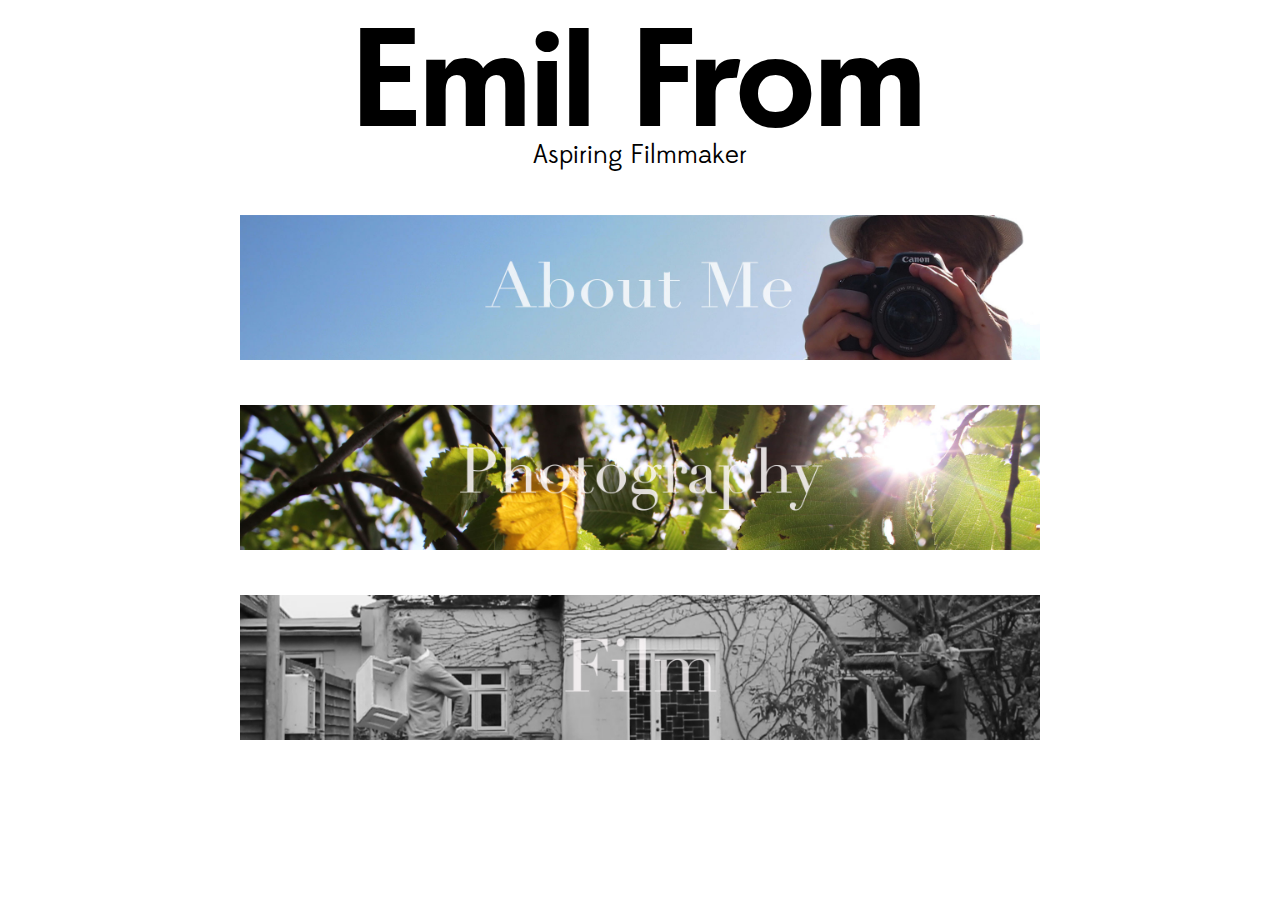
<file: index.html>
<!DOCTYPE html>
<html lang=da>
    <head>
        <link type="text/css" rel="stylesheet" href="stylesheet.css"/>
        <meta charset="utf-8"/>
        <meta name="viewport" content="width=device-width, initial-scale=1">
        <meta name="description" content="The portfolio of Emil From. Aspiring Cinematographer, Editor, and Photographed. Based in Denmark.">
        <title>The Portfolio of Emil From</title>
    </head>
    <body>
        <div id="container">
            <div id="Header">
                <div id="EmilFromHeader">
                    <a href="index">
                        <h1>Emil From</h1>
                    </a>
                </div>
                <div id="EditorHeader">
                    <h2>Aspiring Filmmaker</h2>
                </div>
            </div>
            <div id="content">
                <div id="banners">
                    <div id="IndexAboutBanner">
                        <a href="about">
                            <img alt="About Emil From" title="About Emil From" src="images/index/AboutBanner.jpg"/>
                        </a>
                    </div>
                    <div id="IndexPhotographyBanner">
                        <a href="photography">
                            <img alt="Film by Emil From" title="Film by Emil From" src="images/index/PhotographyBanner.jpg"/>
                        </a>
                    </div>
                    <div id="IndexFilmBanner">
                        <a href="film">
                            <img id="FilmBannerImage" alt="Film by Emil From" title="Film by Emil From" src="images/index/FilmBannerFrame.jpg"/>
                            <video autoplay="autoplay" loop="loop" preload="auto" poster="/images/index/FilmBannerPoster.jpg" style="display: none;" id="FilmBannerVideo">
                                <source src="video/index/FilmBanner.mp4" type="video/mp4" />
                                <source src="video/index/FilmBanner.webm" type="video/webm"/>
                                <source src="video/index/FilmBanner.ogv" type="video/ogg"/> 
                                    Your browser doesn't support HTML5 video
                            </video>
                        </a>
                    </div>
                </div>
            </div>
        </div>
        <script type="text/javascript">
            document.addEventListener("DOMContentLoaded", function() {
                var v = document.getElementById("FilmBannerVideo");
                v.addEventListener("playing", function() {
                    v.style.display = "block";
                    document.getElementById("FilmBannerImage").style.display = "none";
                }, true);
            });
        </script>
        <script>
          (function(i,s,o,g,r,a,m){i['GoogleAnalyticsObject']=r;i[r]=i[r]||function(){
          (i[r].q=i[r].q||[]).push(arguments)},i[r].l=1*new Date();a=s.createElement(o),
          m=s.getElementsByTagName(o)[0];a.async=1;a.src=g;m.parentNode.insertBefore(a,m)
          })(window,document,'script','https://www.google-analytics.com/analytics.js','ga');

          ga('create', 'UA-30407673-1', 'auto');
          ga('send', 'pageview');

        </script>
    </body>
</html>
</file>
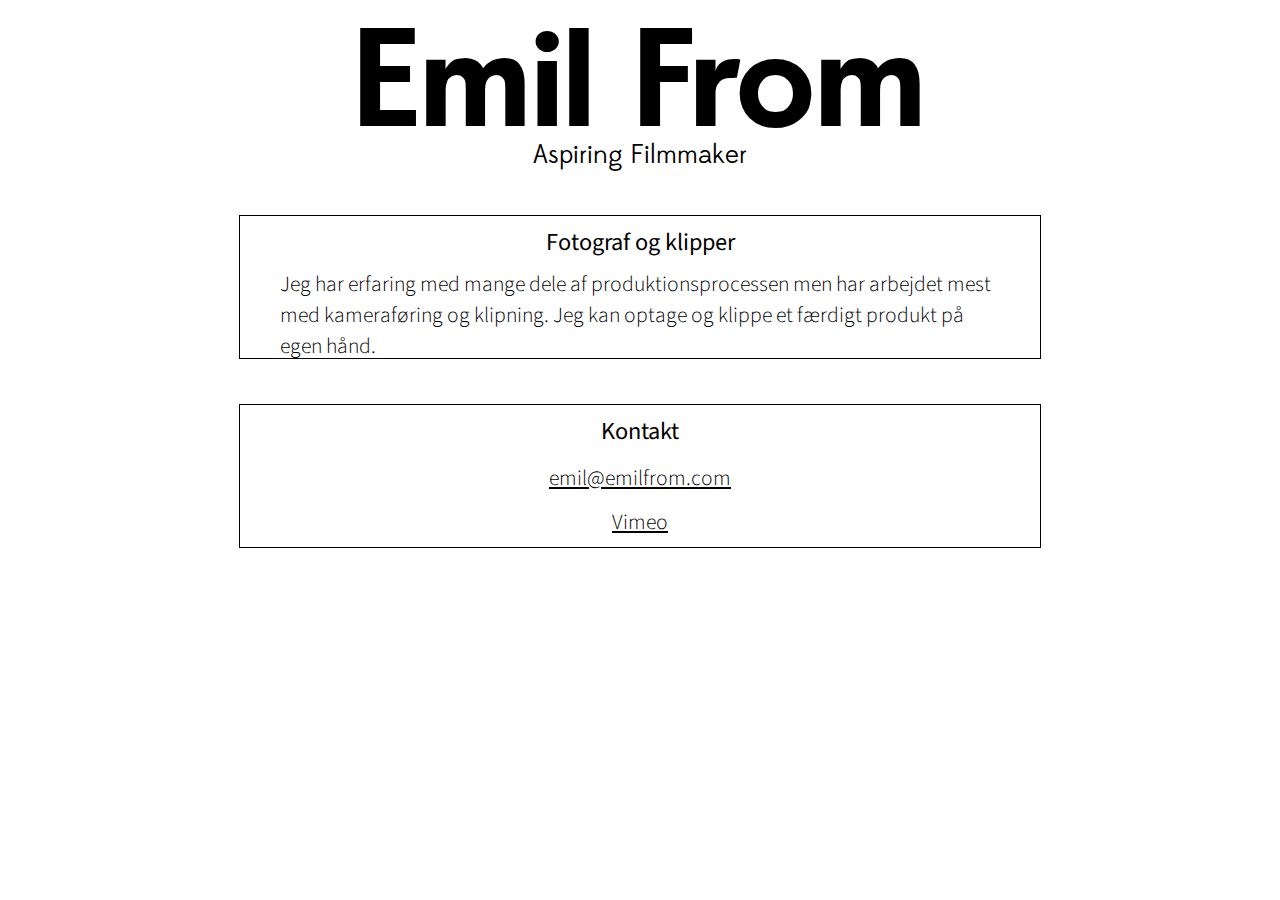
<file: about.html>
<!DOCTYPE html>
<html lang=da>
    <head>
        <link type="text/css" rel="stylesheet" href="stylesheet.css"/>
        <meta charset="utf-8"/>
        <meta name="viewport" content="width=device-width, initial-scale=1">
        <meta name="description" content="About Emil From. emil@emilfrom.com vimeo.com/emilfrom">
        <title>About Emil From</title>
        <link href="https://fonts.googleapis.com/css?family=Source+Sans+Pro:300,400" rel="stylesheet">
    </head>
    <body>
        <div id="container">
            <div id="Header">
                <div id="EmilFromHeader">
                    <a href="index">
                        <h1>Emil From</h1>
                    </a>
                </div>
                <div id="EditorHeader">
                    <h2>Aspiring Filmmaker</h2>
                </div> 
            </div>
            <div id="content">
                <div class="AboutTextBanner">
                    <div class="AboutTextBannerText1">
                        <h2>Fotograf og klipper</h2>
                    </div>
                    <div class="AboutTextBannerText2">
                        Jeg har erfaring med mange dele af produktionsprocessen men har arbejdet mest med kameraføring og klipning. Jeg kan optage og klippe et færdigt produkt på egen hånd.
                    </div>
                </div>
                <!--<div class="AboutTextBanner">
                    <div class="AboutTextBannerText1">
                        Søger job som runner indenfor film og tv
                    </div>
                    <div class="AboutTextBannerText2">
                        Jeg søger job som runner indenfor film og tv
                        Jeg afsluttede Københavns Tekniske Skoles FTP-grundforløb i juli 2016.
                        <a id ="AboutPDFLink" href="https://www.dropbox.com/s/2pg6vj1on79zi88/CV%20-%20Emil%20Halkjaer%20From.pdf?dl=1">
                        Download CV
                        </a>
                    </div>
                </div>-->
                <div class="AboutTextBanner">
                    <div class="AboutTextBannerText1">
                        <h2>Kontakt</h2>
                    </div>
                    <div class="AboutTextBannerText2">
                        <a href="mailto:emil@emilfrom.com">emil@emilfrom.com</a>
                        <a href="http://vimeo.com/emilfrom">Vimeo</a>
                    </div>
                </div>
            </div>
        </div>
        <script>
          (function(i,s,o,g,r,a,m){i['GoogleAnalyticsObject']=r;i[r]=i[r]||function(){
          (i[r].q=i[r].q||[]).push(arguments)},i[r].l=1*new Date();a=s.createElement(o),
          m=s.getElementsByTagName(o)[0];a.async=1;a.src=g;m.parentNode.insertBefore(a,m)
          })(window,document,'script','https://www.google-analytics.com/analytics.js','ga');

          ga('create', 'UA-30407673-1', 'auto');
          ga('send', 'pageview');

        </script>
    </body>
</html>
</file>
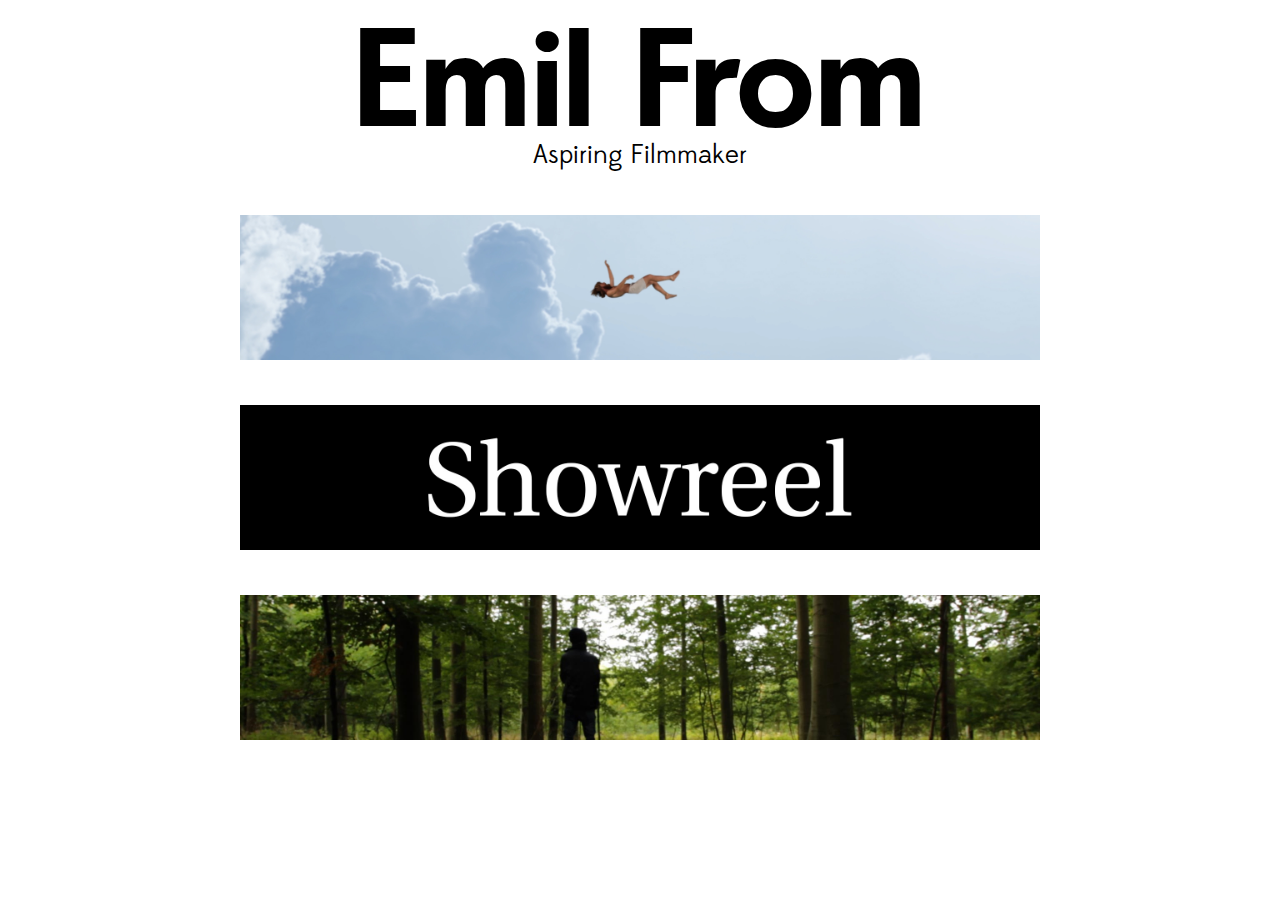
<file: film.html>
<!DOCTYPE html>
<html lang=da>
    <head>
        <link type="text/css" rel="stylesheet" href="stylesheet.css"/>
        <meta charset="utf-8"/>
        <meta name="viewport" content="width=device-width">
        <meta name="description" content="Films by Emil From. Aspiring filmmaker: Cinematographer and Editor.">
        <title>Films by Emil From</title>
    </head>
    <body>
        <div id="container">
            <div id="Header">
                <div id="EmilFromHeader">
                    <a href="index">
                        <h1>Emil From</h1>
                    </a>
                </div>
                <div id="EditorHeader">
                    <h2>Aspiring Filmmaker</h2>
                </div>
            </div>
            <div id="content">
                <div class="FilmBannerFilm">
                    <a href="https://vimeo.com/emilfrom/bange">
                        <img alt="Vi Skal Ikke Være Bange Banner" title="Vi Skal Ikke Være Bange Banner" src="images/film/bange.jpg"/>
                    </a>
                </div>
                <div class="FilmBannerFilm">
                    <a href="https://vimeo.com/emilfrom/showreel">
                        <img alt="Showreel Banner" title="Showreel Banner" src="images/film/showreel.jpg"/>
                    </a>
                </div>
                <div class="FilmBannerFilm">
                    <a href="https://vimeo.com/emilfrom/efteraar">
                        <img alt="Efterår Banner" title="Efterår Banner" src="images/film/efteraar2.jpg"/>
                    </a>
                </div>
            </div>
        </div>
        <script>
          (function(i,s,o,g,r,a,m){i['GoogleAnalyticsObject']=r;i[r]=i[r]||function(){
          (i[r].q=i[r].q||[]).push(arguments)},i[r].l=1*new Date();a=s.createElement(o),
          m=s.getElementsByTagName(o)[0];a.async=1;a.src=g;m.parentNode.insertBefore(a,m)
          })(window,document,'script','https://www.google-analytics.com/analytics.js','ga');

          ga('create', 'UA-30407673-1', 'auto');
          ga('send', 'pageview');

        </script>
    </body>
</html>
</file>
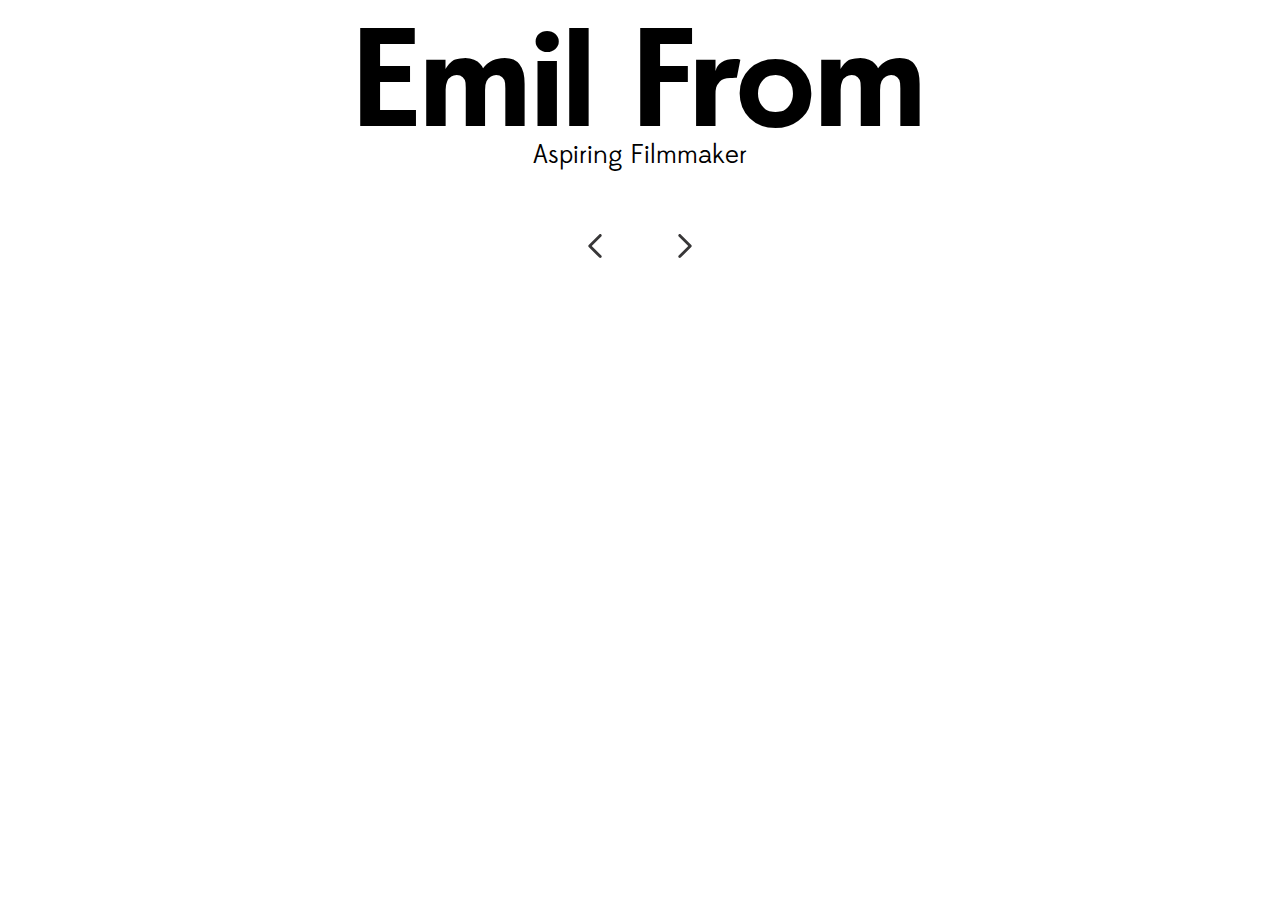
<file: photography.html>
<!DOCTYPE html>
<html lang=da>
    <head>
        <link type="text/css" rel="stylesheet" href="stylesheet.css"/>
        <link type="text/css" rel="stylesheet" href="flexslider/flexslider.css" />
        <script   src="https://code.jquery.com/jquery-2.2.2.min.js"   integrity="sha256-36cp2Co+/62rEAAYHLmRCPIych47CvdM+uTBJwSzWjI="   crossorigin="anonymous"></script>
	    <script src="flexslider/jquery.flexslider-min.js"></script>
        <meta charset="utf-8"/>
        <meta name="description" content="Photography by Emil From. Street photography, Portraits, Architecture. ">
        <meta name="viewport" content="width=device-width, initial-scale=1">
        <title>Photography by Emil From</title>
    </head>
    <body>
        <div id="container">
            <div id="Header">
                <div id="EmilFromHeader">
                    <a href="index">
                        <h1>Emil From</h1>
                    </a>
                </div>
                <div id="EditorHeader">
                    <h2>Aspiring Filmmaker</h2>
                </div>
            </div>
            <div id="photography">
                <div id="PhotographySlider" class="flexslider">
                    <ul id="lightSlider" class="slides"></ul>
                </div>
            </div>
            <div id="Arrows">
                    <div id="LeftArrow" class="Arrow">
                        <img src="images/photography/arrows/left.svg"/>
                    </div>
                    <div id="RightArrow" class="Arrow">
                        <img src="images/photography/arrows/right.svg"/>
                    </div>
                </div>
            </div>
        <script type="text/javascript">
            function makeListTag(i) {
                var j = ("0"+i).slice(-2);
                return "<li class='PhotographyList'><img src='images/photography/slides/slide" + j + ".jpg' class='PhotographySliderImages'/></li>";
            }
            
            $(document).ready(function() {     
                var numberOfSlides = 25;
                
                var tags = "";
                for (var i = 1; i <= numberOfSlides; i++) {
                    tags += makeListTag(i);
                }
                
                $("#lightSlider").append(tags);
                
                var slider = $(".flexslider");
                slider.flexslider({
                    animation: "slide",
                    animationLoop: true,
                    touch: true,
                    keyboard: true,
                    controlNav: false,
                    directionNav: false,
                    slideshow: false,
                    start: function(){
                        $('.PhotographySliderImages').show(); 
                    },
                });
                
                var slideNumber = 0;
                
                $("#LeftArrow").click(function() {
                    slider.flexslider("prev");
                });
                
                $("#RightArrow").click(function() {
                    slider.flexslider("next");
                });
            });
        </script>
        <script>
          (function(i,s,o,g,r,a,m){i['GoogleAnalyticsObject']=r;i[r]=i[r]||function(){
          (i[r].q=i[r].q||[]).push(arguments)},i[r].l=1*new Date();a=s.createElement(o),
          m=s.getElementsByTagName(o)[0];a.async=1;a.src=g;m.parentNode.insertBefore(a,m)
          })(window,document,'script','https://www.google-analytics.com/analytics.js','ga');

          ga('create', 'UA-30407673-1', 'auto');
          ga('send', 'pageview');

        </script>
    </body>
</html>
</file>
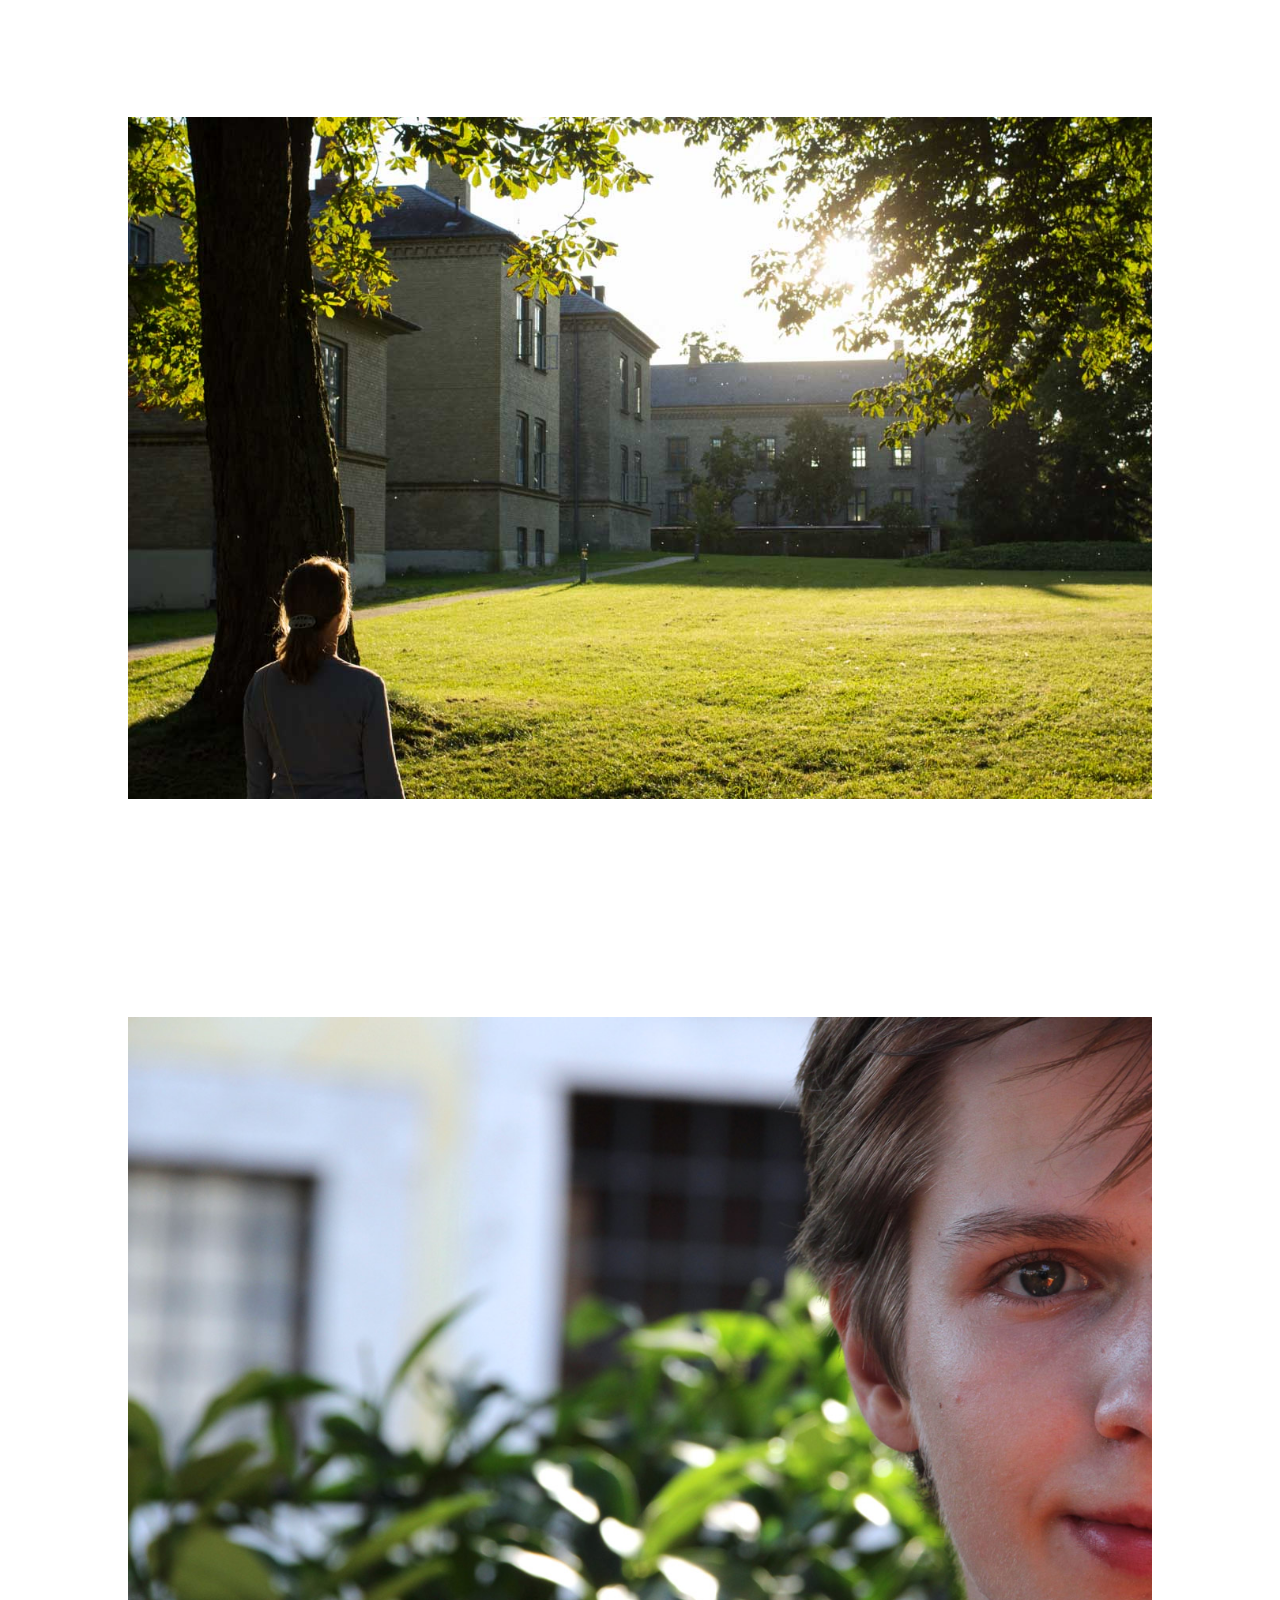
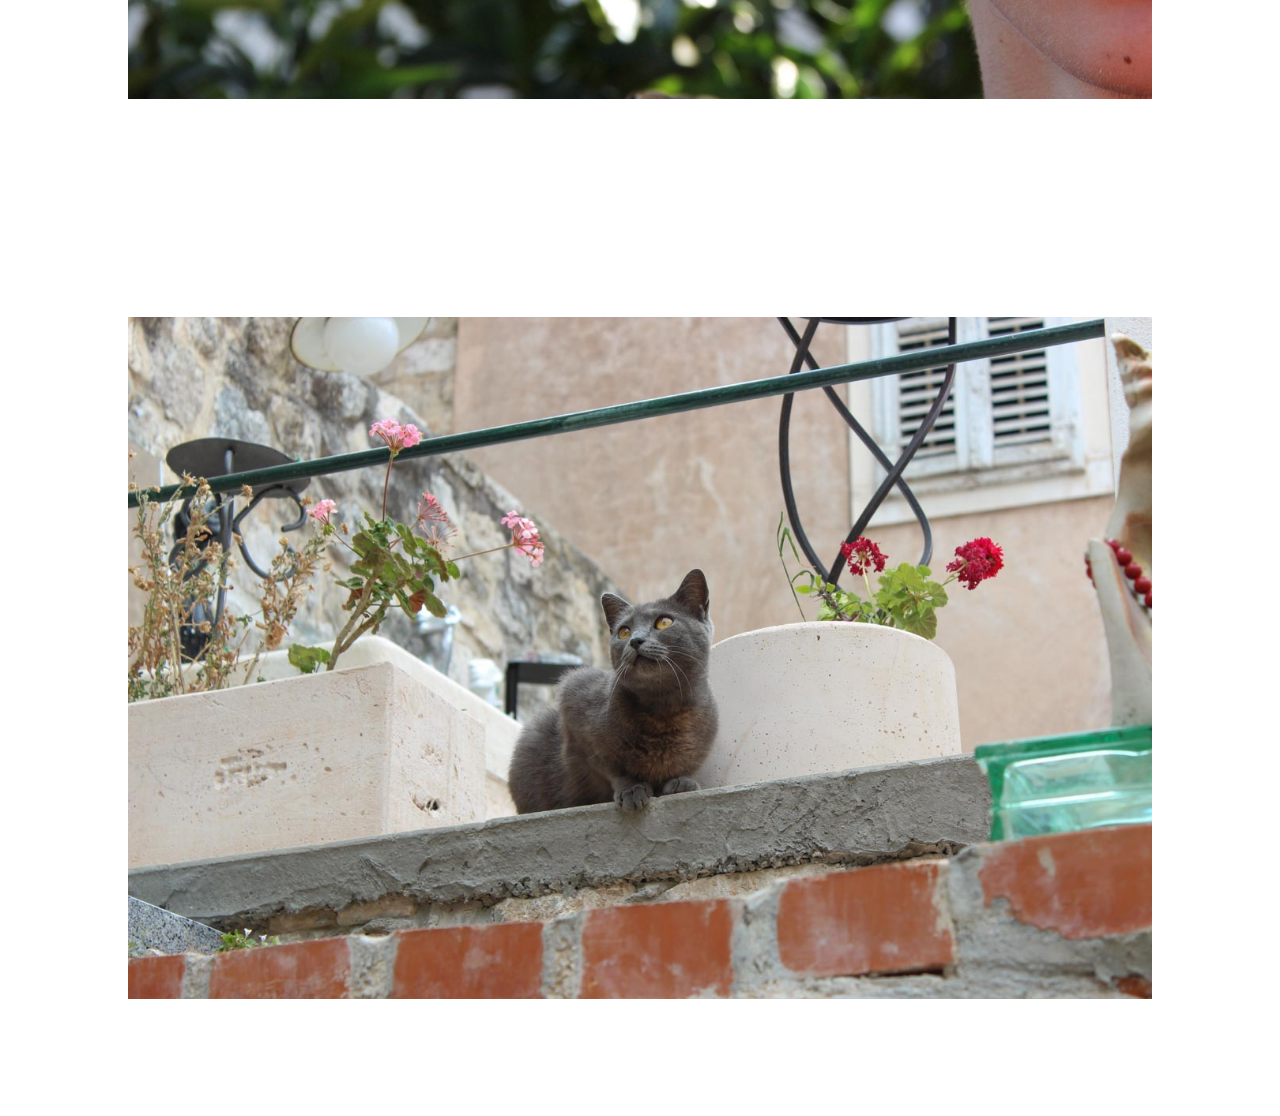
<file: photography2.html>
<!DOCTYPE html>
<html>
    <head>
        <link type="text/css" rel="stylesheet" href="stylesheet.css"/>
        <meta charset="utf-8"/>
        <meta name="viewport" content="width=device-width">
        <meta name="description" content="The portfolio of Emil From. Cinematographer, Editor, and Photographer, based in Denmark.">
        <title>Emil From</title>
    </head>
    <body>
        <div id="container">
            <div id="Photography2GalleryContainer">
                <div id="Photography2Gallery">
                    <img src="images/photography2/slides/slide01.jpg"/>
                </div>
                <div id="Photography2Gallery">
                    <img src="images/photography2/slides/slide03.jpg"/>
                </div>
                <div id="Photography2Gallery">
                    <img src="images/photography2/slides/slide04.jpg"/>
                </div>
            </div>
        </div>
    </body>
</html>
</file>
<file: stylesheet.css>
/*Fonts*/

@font-face {
    font-family: Montreal;
    src: url('fonts/Montreal.ttf'); 
}

@font-face {
    font-family: Edmondsans-Regular;
    src: url('fonts/Edmondsans-Regular.otf'); 
}

@font-face {
    font-family: Didot;
    src: url('fonts/Didot.otf'); 
}


/*Header*/


#EmilFromHeader h1 {
    font-family: Montreal;
    font-size: 15vmin;
    font-weight: normal;
    text-align: center;
    line-height: 14.5vmin;
    margin-top: 0;
    margin-bottom: 0;
}

#EmilFromHeader a {
    text-decoration: none;
    color: black;
}

#EditorHeader h2 {
    font-family: Edmondsans-Regular;
    font-weight: normal;
    font-size: 3vmin;
    text-align: center;
    margin-top: 0.5vh;
    margin-bottom: 0;
}

/*Index*/

#IndexAboutBanner img {
    display: block;
    margin-left: auto;
    margin-right: auto;
    margin-top: 5vmin;
    width: 90vmin;
    max-width: 800px;
    height: auto;
}

#IndexPhotographyBanner img {
    display: block;
    margin-left: auto;
    margin-right: auto;
    margin-top: 5vmin;
    width: 90vmin;
    max-width: 800px;
    height: auto;
}

#IndexFilmBanner video {
    display: block;
    margin-left: auto;
    margin-right: auto;
    margin-top: 5vmin;
    margin-bottom: 2vmin;
    width: 90vmin;
    max-width: 800px;
    height: auto;
}

#IndexFilmBanner img {
    display: block;
    margin-left: auto;
    margin-right: auto;
    margin-top: 5vmin;
    margin-bottom: 2vmin;
    width: 90vmin;
    max-width: 800px;
    height: auto;
}

#IndexAboutBanner :hover {
    cursor: pointer;
}

#IndexPhotographyBanner :hover {
    cursor: pointer;
}

#IndexFilmBanner :hover {
    cursor: pointer;
}

/*About*/
    

#AboutBannerAbout img {
    display: block;
    margin: 0 auto;
    margin-top: 5vmin;
    width: 90vmin
    height: auto;
}

.AboutTextBanner {
    display: block;
    margin: 0 auto;
    margin-top: 5vmin;
    width: 89.3vmin;
    height: 15.8vmin;
    max-width: 800px;
    border-style: solid;
    border-width: 0.12em;
}

.AboutTextBannerText1 h2 {
    font-family: 'Source Sans Pro', sans-serif;
    font-weight: 400;
    margin: 0 auto;
    margin-top: 1vmin;
    text-align: center;
    font-size: 2.7vmin;

}

.AboutTextBannerText2 {
    font-family: 'Source Sans Pro', sans-serif;
    font-weight: 300;
    display: block;
    margin: 0 auto;
    margin-top: 1vmin;
    width: 80vmin;
    max-width: 800px;
    font-size: 2.4vmin;
}

.AboutTextBannerText2 a {
    font-family: 'Source Sans Pro', sans-serif;
    font-weight: 300;
    text-decoration: underline;
    text-align: center;
    color: black;
    display: block;
    margin: 0 auto;
    margin-top: 1.5vmin;
    width: 80vmin;
    max-width: 800px;
    font-size: 2.4vmin;
}

#AboutPDFLink {
    display: inline;

}


/*Photography*/

#PhotographySlider {
    margin: 1.3vmin auto;
    width: 100vmin;
    display: block;
}

.Arrow {
    width: 10vmin;
    justify-content: center;
}


.PhotographySliderImages {
    display: none;

}

.PhotographyList {
}

#Arrows {
    display: flex;
    justify-content: center;
}



#photography {
    display: flex;
    justify-content: space-between;
}

    
    


@media (max-width: 850px) {
    #PhotographySlider {
    margin: 1.3vmin auto;
    width: 90vw;
    display: inline-block;
    }
    
}


@media (max-width: 700px) {
    .Arrow {
    width: 20vmin;
    justify-content: center;
    }
    
}


    
/*Film*/

.FilmBannerFilm img {
    display: block;
    margin-left: auto;
    margin-right: auto;
    margin-top: 5vmin;
    width: 90vmin;
    max-width: 800px;
    height: auto;
}

/*Photography2*/

#Photography2GalleryContainer {
}

#Photography2Gallery {
    min-height: 100vh;
    display: flex;
    justify-content: center;
    align-items: center;

}

#Photography2Gallery img {
    max-width: 80vw;
    max-height: 90vh;
    display: block;
    
}


#Photography2Buttons img {
    width: 5vmin;
    height: auto;
    float: right;
}

/*Digte*/
#Header h1 {
    text-align: center;
}

#digte {
    width: 500px;
    margin: 0 auto;
}

#digte p {
    font-family: Courier;
}

#digte h2 {
    font-family: Futura;
}

#klaver {
    padding-left: 260px;
}

#skavanker {
    padding-left: 100px;
}

#emdrup {
}

#residentieltortur {
    padding-left: 150px;
}

#x {
    padding-left: 280px;
}
</file>
